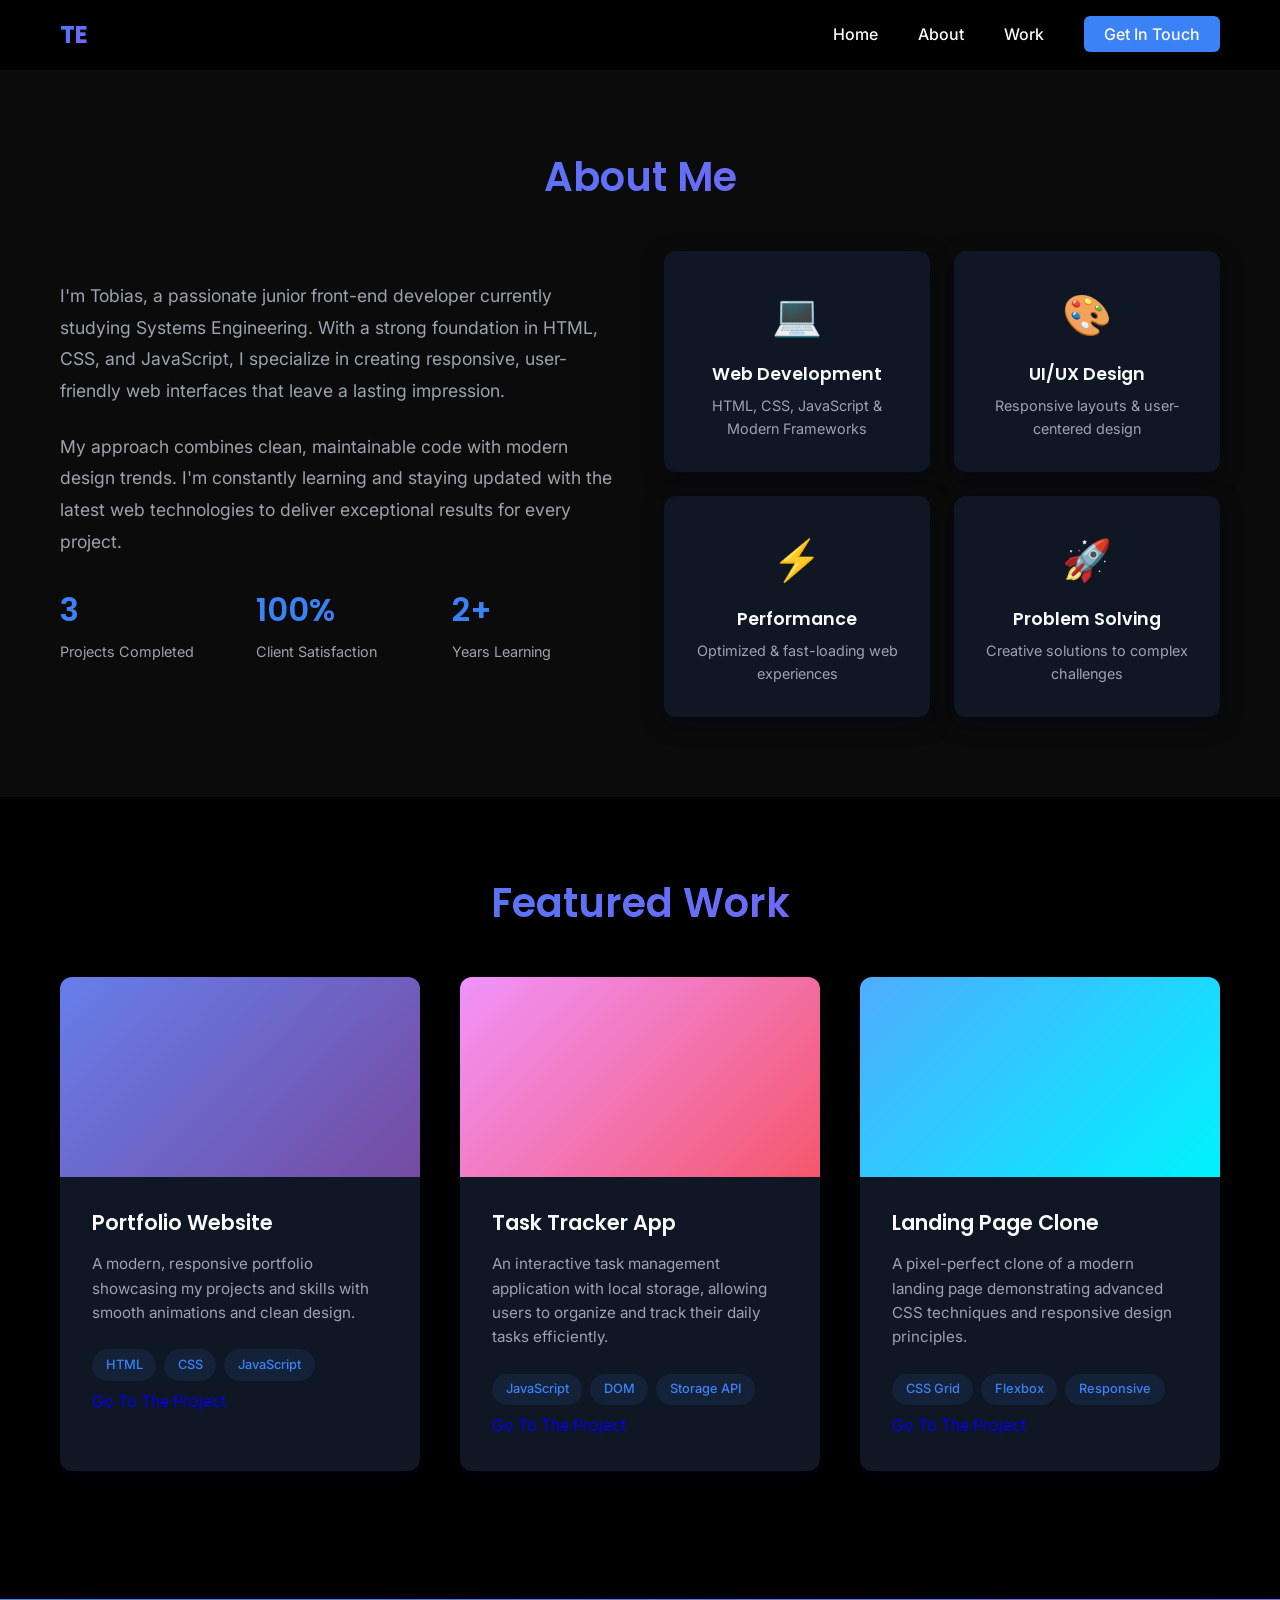
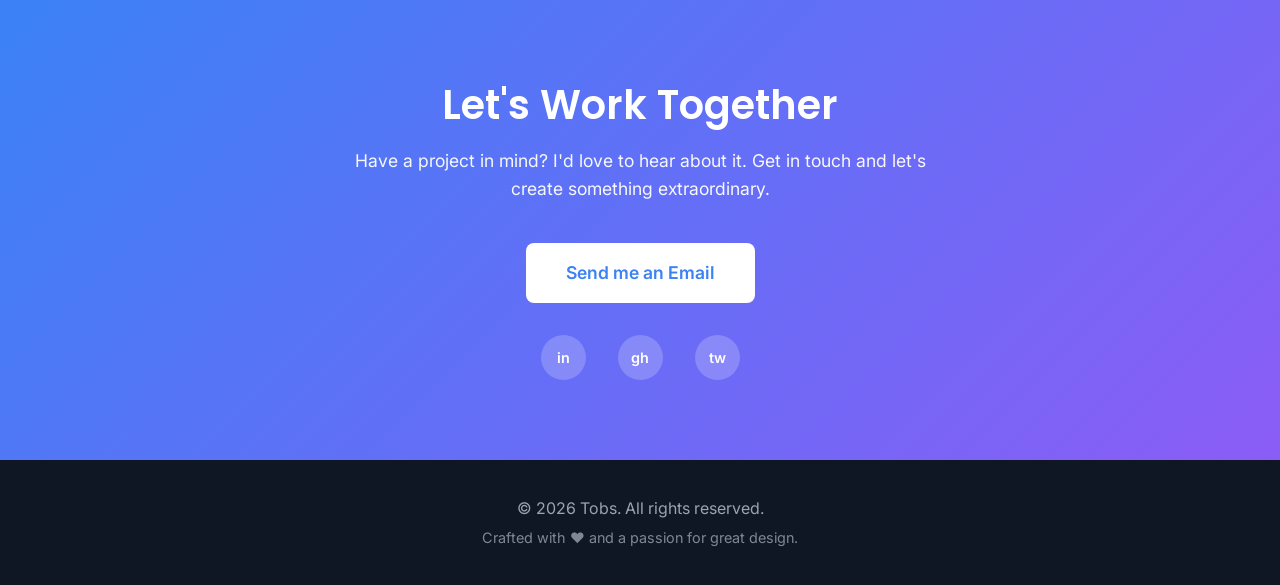
<file: PortfolioMain/index.html>
<!DOCTYPE html>
<html lang="en">
<head>
    <meta charset="UTF-8">
    <meta name="viewport" content="width=device-width, initial-scale=1.0">
    <title>Tobias Eseverri - Portfolio & Projects</title>
    <link rel="preconnect" href="https://fonts.googleapis.com">
    <link rel="preconnect" href="https://fonts.gstatic.com" crossorigin>
    <link href="https://fonts.googleapis.com/css2?family=Poppins:wght@300;400;500;600;700&family=Inter:wght@400;500;600&display=swap" rel="stylesheet">
    <link rel="stylesheet" href="styles.css">
</head>
<body>
    <nav class="navbar">
        <div class="container">
            <div class="navbar-content">
                <a href="#" class="logo">TE</a>
                <ul class="nav-links">
                    <li><a href="http://127.0.0.1:5500/PortfolioMain/index.html">Home</a></li>
                    <li><a href="#about">About</a></li>
                    <li><a href="#work">Work</a></li>
                    <li><a href="#contact" class="btn-cta">Get In Touch</a></li>
                </ul>
                <button class="hamburger" id="hamburger">
                    <span></span>
                    <span></span>
                    <span></span>
                </button>
            </div>
        </div>
    </nav>

    <section id="about" class="about">
        <div class="container">
            <h2 class="section-title">About Me</h2>
            <div class="about-grid">
                <div class="about-text">
                    <p>
                        I'm Tobias, a passionate junior front-end developer currently studying Systems Engineering. With a strong foundation in HTML, CSS, and JavaScript, I specialize in creating responsive, user-friendly web interfaces that leave a lasting impression.
                    </p>
                    <p>
                        My approach combines clean, maintainable code with modern design trends. I'm constantly learning and staying updated with the latest web technologies to deliver exceptional results for every project.
                    </p>
                    <div class="about-stats">
                        <div class="stat">
                            <h3>3</h3>
                            <p>Projects Completed</p>
                        </div>
                        <div class="stat">
                            <h3>100%</h3>
                            <p>Client Satisfaction</p>
                        </div>
                        <div class="stat">
                            <h3>2+</h3>
                            <p>Years Learning</p>
                        </div>
                    </div>
                </div>
                <div class="skills-showcase">
                    <div class="skill-card">
                        <div class="skill-icon">💻</div>
                        <h3>Web Development</h3>
                        <p>HTML, CSS, JavaScript & Modern Frameworks</p>
                    </div>
                    <div class="skill-card">
                        <div class="skill-icon">🎨</div>
                        <h3>UI/UX Design</h3>
                        <p>Responsive layouts & user-centered design</p>
                    </div>
                    <div class="skill-card">
                        <div class="skill-icon">⚡</div>
                        <h3>Performance</h3>
                        <p>Optimized & fast-loading web experiences</p>
                    </div>
                    <div class="skill-card">
                        <div class="skill-icon">🚀</div>
                        <h3>Problem Solving</h3>
                        <p>Creative solutions to complex challenges</p>
                    </div>
                </div>
            </div>
        </div>
    </section>

    <section id="work" class="work">
        <div class="container">
            <h2 class="section-title">Featured Work</h2>
            <div class="portfolio-grid">
                <div class="portfolio-card">
                    <div class="card-image" style="background: linear-gradient(135deg, #667eea 0%, #764ba2 100%);"></div>
                    <div class="card-content">
                        <h3>Portfolio Website</h3>
                        <p>A modern, responsive portfolio showcasing my projects and skills with smooth animations and clean design.</p>
                        <div class="card-tags">
                            <span>HTML</span>
                            <span>CSS</span>
                            <span>JavaScript</span>
                            <a href="https://tobiasengine.netlify.app/" class="tag-link">Go To The Project</a>
                        </div>
                    </div>
                </div>

                <div class="portfolio-card">
                    <div class="card-image" style="background: linear-gradient(135deg, #f093fb 0%, #f5576c 100%);"></div>
                    <div class="card-content">
                        <h3>Task Tracker App</h3>
                        <p>An interactive task management application with local storage, allowing users to organize and track their daily tasks efficiently.</p>
                        <div class="card-tags">
                            <span>JavaScript</span>
                            <span>DOM</span>
                            <span>Storage API</span>
                            <a href="https://tobiasenginetasktracker.netlify.app/" class="tag-link">Go To The Project</a>
                        </div>
                    </div>
                </div>

                <div class="portfolio-card">
                    <div class="card-image" style="background: linear-gradient(135deg, #4facfe 0%, #00f2fe 100%);"></div>
                    <div class="card-content">
                        <h3>Landing Page Clone</h3>
                        <p>A pixel-perfect clone of a modern landing page demonstrating advanced CSS techniques and responsive design principles.</p>
                        <div class="card-tags">
                            <span>CSS Grid</span>
                            <span>Flexbox</span>
                            <span>Responsive</span>
                            <a href="https://tobiasengineclone.netlify.app/" class="tag-link">Go To The Project</a>
                        </div>
                    </div>
                </div>
            </div>
        </div>
    </section>

    <section id="contact" class="cta">
        <div class="container">
            <h2>Let's Work Together</h2>
            <p>Have a project in mind? I'd love to hear about it. Get in touch and let's create something extraordinary.</p>
            <div class="cta-buttons">
                <a href="mailto:forworktobias@gmail.com" class="btn btn-primary btn-large">Send me an Email</a>
            </div>
            <div class="social-links">
                <a href="https://www.linkedin.com/in/tobias-eseverri/?locale=en-US" aria-label="LinkedIn">in</a>
                <a href="https://github.com/tobizk" aria-label="GitHub">gh</a>
                <a href="https://x.com/painpackertob" aria-label="Twitter">tw</a>
            </div>
        </div>
    </section>

    <footer class="footer">
        <div class="container">
            <p>&copy; 2026 Tobs. All rights reserved.</p>
            <p>Crafted with ❤️ and a passion for great design.</p>
        </div>
    </footer>

    <script src="script.js"></script>
</body>
</html>
</file>
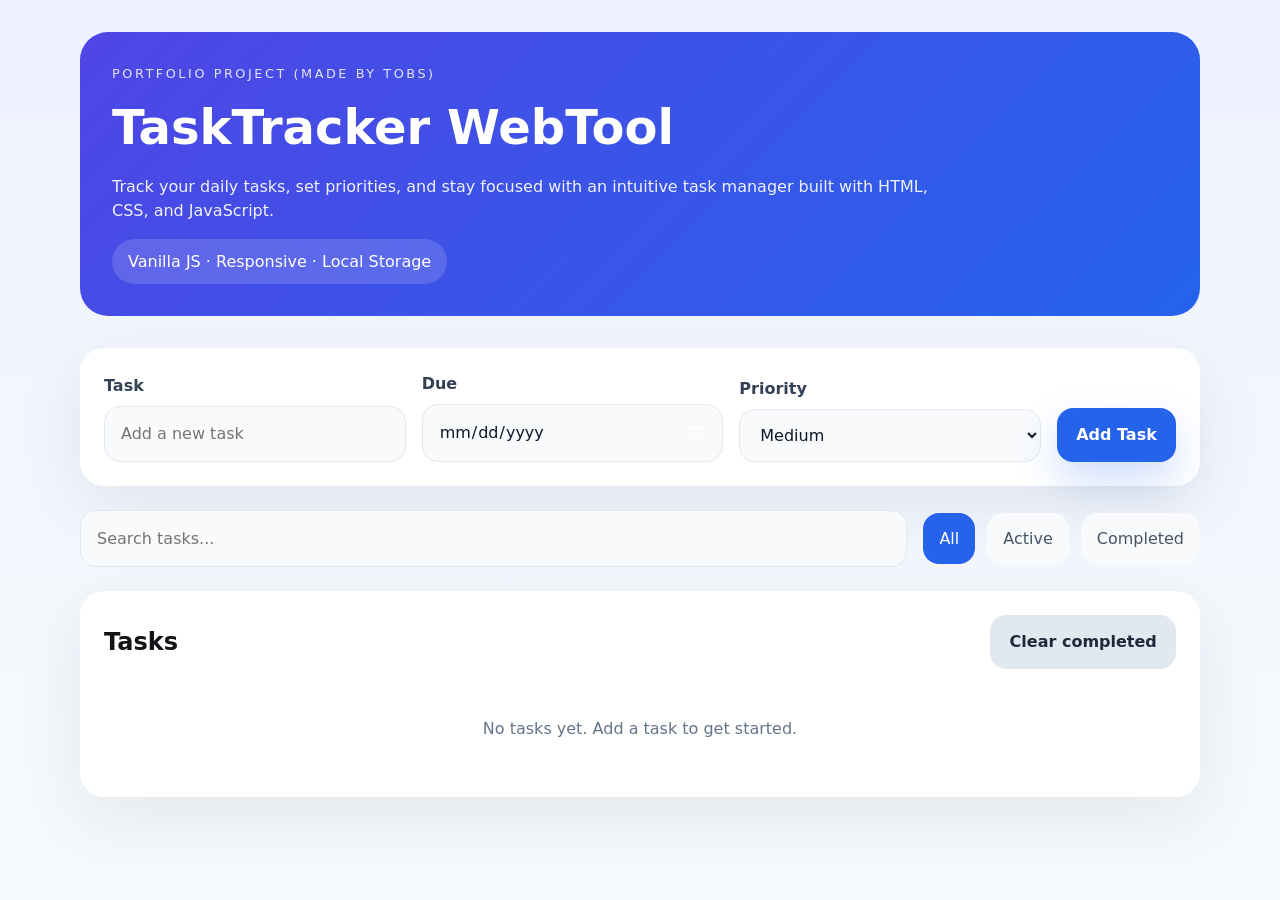
<file: TaskTracker/index.html>
<!DOCTYPE html>
<html lang="en">
<head>
  <meta charset="UTF-8" />
  <meta name="viewport" content="width=device-width, initial-scale=1.0" />
  <title>TaskTracker | Portfolio Project</title>
  <link rel="stylesheet" href="styles.css" />
</head>
<body>
  <main class="app-shell">
    <header class="app-header">
      <div>
        <p class="eyebrow">Portfolio Project (made by Tobs)</p>
        <h1>TaskTracker WebTool</h1>
        <p class="hero-copy">Track your daily tasks, set priorities, and stay focused with an intuitive task manager built with HTML, CSS, and JavaScript.</p>
      </div>
      <div class="project-badge">Vanilla JS · Responsive · Local Storage</div>
    </header>

    <section class="task-form-panel">
      <form id="task-form" class="task-form" autocomplete="off">
        <div class="field-group">
          <label for="task-title">Task</label>
          <input id="task-title" name="task-title" type="text" placeholder="Add a new task" required />
        </div>
        <div class="field-group">
          <label for="task-date">Due</label>
          <input id="task-date" name="task-date" type="date" />
        </div>
        <div class="field-group">
          <label for="task-priority">Priority</label>
          <select id="task-priority" name="task-priority">
            <option value="medium" selected>Medium</option>
            <option value="high">High</option>
            <option value="low">Low</option>
          </select>
        </div>
        <button type="submit" class="btn btn-primary">Add Task</button>
      </form>

      <div class="task-controls">
        <input id="task-search" type="search" placeholder="Search tasks..." />
        <div class="filter-group" role="group" aria-label="Task filters">
          <button class="filter-btn active" data-filter="all">All</button>
          <button class="filter-btn" data-filter="active">Active</button>
          <button class="filter-btn" data-filter="completed">Completed</button>
        </div>
      </div>
    </section>

    <section class="task-list-panel">
      <div class="panel-header">
        <h2>Tasks</h2>
        <button id="clear-completed" class="btn btn-secondary">Clear completed</button>
      </div>
      <ul id="task-list" class="task-list" aria-live="polite"></ul>
      <p id="empty-state" class="empty-state">No tasks yet. Add a task to get started.</p>
    </section>
  </main>

  <script src="script.js"></script>
</body>
</html>
</file>
<file: PortfolioMain/styles.css>
:root {
    --primary: #3b82f6;
    --primary-dark: #1d4ed8;
    --secondary: #8b5cf6;
    --accent: #ec4899;
    --background: #000000;
    --surface: #0b0b0b;
    --card-bg: #0f1724;
    --text: #f9fafb;
.footer {
     background-color: var(--card-bg);
     color: var(--text-muted);
     padding: 2rem 0;
     text-align: center;
}
.footer p {
     margin: 0.25rem 0;
}
    --text-muted: #9ca3af;
    --border: rgba(255, 255, 255, 0.06);
    --shadow: 0 10px 30px rgba(2, 6, 23, 0.6);
    --shadow-md: 0 6px 20px rgba(2, 6, 23, 0.5);
}

* {
    margin: 0;
    padding: 0;
    box-sizing: border-box;
}

html {
    scroll-behavior: smooth;
}

body {
    font-family: 'Inter', -apple-system, BlinkMacSystemFont, 'Segoe UI', sans-serif;
    background-color: var(--background);
    color: var(--text);
    line-height: 1.6;
    overflow-x: hidden;
}

a{
    text-decoration: none;
    text-decoration-skip-ink: auto;
    text-decoration-color: var(--primary);
    text-align: center;
}

.container {
    max-width: 1200px;
    margin: 0 auto;
    padding: 0 20px;
}

h1, h2, h3, h4, h5, h6 {
    font-family: 'Poppins', sans-serif;
    font-weight: 600;
    line-height: 1.3;
}

.section-title {
    font-size: 2.5rem;
    text-align: center;
    margin-bottom: 3rem;
    background: linear-gradient(135deg, var(--primary) 0%, var(--secondary) 100%);
    -webkit-background-clip: text;
    -webkit-text-fill-color: transparent;
    background-clip: text;
}

.badge {
    display: inline-block;
    padding: 0.5rem 1rem;
    background: rgba(59, 130, 246, 0.1);
    color: var(--primary);
    border-radius: 20px;
    font-size: 0.875rem;
    font-weight: 600;
    text-transform: uppercase;
    letter-spacing: 0.5px;
    margin-bottom: 1rem;
}

.gradient-text {
    background: linear-gradient(135deg, var(--primary) 0%, var(--secondary) 100%);
    -webkit-background-clip: text;
    -webkit-text-fill-color: transparent;
    background-clip: text;
}

.btn {
    display: inline-block;
    padding: 0.75rem 1.5rem;
    border-radius: 8px;
    text-decoration: none;
    font-weight: 600;
    transition: all 0.3s ease;
    border: none;
    cursor: pointer;
    font-size: 1rem;
}

.btn-primary {
    background-color: var(--primary);
    color: white;
}

.btn-primary:hover {
    background-color: var(--primary-dark);
    transform: translateY(-2px);
    box-shadow: 0 12px 24px rgba(59, 130, 246, 0.4);
}

.btn-secondary {
    background-color: transparent;
    color: var(--primary);
    border: 2px solid var(--primary);
}

.btn-secondary:hover {
    background-color: var(--primary);
    color: white;
    transform: translateY(-2px);
}

.btn-large {
    padding: 1rem 2.5rem;
    font-size: 1.1rem;
}

.btn-cta {
    background-color: var(--primary);
    color: white;
    padding: 0.5rem 1.25rem;
    border-radius: 6px;
}

.btn-cta:hover {
    background-color: var(--primary-dark);
}

.navbar {
    position: sticky;
    top: 0;
    background: rgba(0, 0, 0, 0.55);
    backdrop-filter: blur(6px);
    border-bottom: 1px solid var(--border);
    z-index: 1000;
    transition: all 0.3s ease;
}

.navbar-content {
    display: flex;
    justify-content: space-between;
    align-items: center;
    padding: 1rem 0;
}

.logo {
    font-family: 'Poppins', sans-serif;
    font-size: 1.5rem;
    font-weight: 700;
    background: linear-gradient(135deg, var(--primary) 0%, var(--secondary) 100%);
    -webkit-background-clip: text;
    -webkit-text-fill-color: transparent;
    background-clip: text;
    text-decoration: none;
}

.nav-links {
    display: flex;
    list-style: none;
    gap: 2.5rem;
    align-items: center;
}

.nav-links a {
    color: var(--text);
    text-decoration: none;
    font-weight: 500;
    transition: color 0.3s ease;
    position: relative;
}

.nav-links a:not(.btn-cta)::after {
    content: '';
    position: absolute;
    bottom: -5px;
    left: 0;
    width: 0;
    height: 2px;
    background: var(--primary);
    transition: width 0.3s ease;
}

.nav-links a:not(.btn-cta):hover::after {
    width: 100%;
}

.hamburger {
    display: none;
    background: none;
    border: none;
    cursor: pointer;
    flex-direction: column;
    gap: 6px;
}

.hamburger span {
    width: 24px;
    height: 2.5px;
    background: var(--text);
    border-radius: 2px;
    transition: all 0.3s ease;
}

.floating-box {
    position: absolute;
    border-radius: 16px;
    animation: float 6s ease-in-out infinite;
}

.box-1 {
    width: 120px;
    height: 120px;
    background: linear-gradient(135deg, var(--primary) 0%, var(--secondary) 100%);
    top: 20px;
    left: 0;
    animation-delay: 0s;
}

.box-2 {
    width: 100px;
    height: 100px;
    background: linear-gradient(135deg, var(--accent) 0%, var(--primary) 100%);
    bottom: 50px;
    right: 20px;
    animation-delay: 2s;
}

.box-3 {
    width: 80px;
    height: 80px;
    background: linear-gradient(135deg, var(--secondary) 0%, var(--accent) 100%);
    top: 50%;
    right: 0;
    animation-delay: 4s;
}

.animated-sphere {
    position: absolute;
    width: 300px;
    height: 300px;
    background: radial-gradient(circle at 30% 30%, rgba(255, 255, 255, 0.8), transparent);
    border: 1px solid rgba(59, 130, 246, 0.2);
    border-radius: 50%;
    top: 50%;
    left: 50%;
    transform: translate(-50%, -50%);
    animation: rotate 20s linear infinite;
}

@keyframes float {
    0%, 100% { transform: translateY(0px); }
    50% { transform: translateY(-30px); }
}

@keyframes rotate {
    0% { transform: translate(-50%, -50%) rotate(0deg); }
    100% { transform: translate(-50%, -50%) rotate(360deg); }
}

.about {
    padding: 5rem 0;
    background-color: var(--surface);
}

.about-grid {
    display: grid;
    grid-template-columns: 1fr 1fr;
    gap: 3rem;
    align-items: center;
}

.about-text p {
    font-size: 1.1rem;
    color: var(--text-muted);
    margin-bottom: 1.5rem;
    line-height: 1.8;
}

.about-stats {
    display: grid;
    grid-template-columns: repeat(3, 1fr);
    gap: 2rem;
    margin-top: 2rem;
}

.stat h3 {
    font-size: 2rem;
    color: var(--primary);
    margin-bottom: 0.5rem;
}

.stat p {
    color: var(--text-muted);
    font-size: 0.9rem;
}

.skills-showcase {
    display: grid;
    grid-template-columns: repeat(2, 1fr);
    gap: 1.5rem;
}

.skill-card {
    background: var(--card-bg);
    padding: 2rem;
    border-radius: 12px;
    box-shadow: var(--shadow-md);
    transition: all 0.3s ease;
    text-align: center;
}

.skill-card:hover {
    transform: translateY(-8px);
    box-shadow: var(--shadow);
}

.skill-icon {
    font-size: 2.5rem;
    margin-bottom: 1rem;
}

.skill-card h3 {
    margin-bottom: 0.5rem;
    font-size: 1.1rem;
}

.skill-card p {
    color: var(--text-muted);
    font-size: 0.9rem;
}

.work {
    padding: 5rem 0;
}

.portfolio-grid {
    display: grid;
    grid-template-columns: repeat(auto-fit, minmax(300px, 1fr));
    gap: 2.5rem;
    margin-bottom: 3rem;
}

.portfolio-card {
    background: var(--card-bg);
    border-radius: 12px;
    overflow: hidden;
    box-shadow: var(--shadow-md);
    transition: all 0.3s ease;
}

.portfolio-card:hover {
    transform: translateY(-12px);
    box-shadow: var(--shadow);
}

.card-image {
    width: 100%;
    height: 200px;
    transition: transform 0.3s ease;
}

.portfolio-card:hover .card-image {
    transform: scale(1.05);
}

.card-content {
    padding: 2rem;
}

.card-content h3 {
    margin-bottom: 1rem;
    font-size: 1.3rem;
}

.card-content p {
    color: var(--text-muted);
    margin-bottom: 1.5rem;
    font-size: 0.95rem;
    line-height: 1.6;
}

.card-tags {
    display: flex;
    gap: 0.5rem;
    flex-wrap: wrap;
}

.card-tags span {
    display: inline-block;
    padding: 0.35rem 0.85rem;
    background: rgba(59, 130, 246, 0.1);
    color: var(--primary);
    border-radius: 20px;
    font-size: 0.8rem;
    font-weight: 500;
}

.view-all-link {
    text-align: center;
}

.cta {
    padding: 5rem 0;
    background: linear-gradient(135deg, var(--primary) 0%, var(--secondary) 100%);
    color: white;
    text-align: center;
}

.cta h2 {
    font-size: 2.5rem;
    margin-bottom: 1rem;
}

.cta p {
    font-size: 1.1rem;
    margin-bottom: 2.5rem;
    max-width: 600px;
    margin-left: auto;
    margin-right: auto;
    opacity: 0.95;
}

.cta-buttons {
    display: flex;
    gap: 1.5rem;
    justify-content: center;
    margin-bottom: 2rem;
    flex-wrap: wrap;
}

.btn-primary:has(.cta &) {
    background-color: white;
    color: var(--primary);
}

.cta .btn-primary {
    background-color: white;
    color: var(--primary);
}

.cta .btn-primary:hover {
    background-color: rgba(255, 255, 255, 0.9);
}

.cta .btn-secondary {
    background-color: transparent;
    color: white;
    border-color: white;
}

.cta .btn-secondary:hover {
    background-color: white;
    color: var(--primary);
}

.social-links {
    display: flex;
    gap: 2rem;
    justify-content: center;
    margin-top: 2rem;
}

.social-links a {
    display: flex;
    align-items: center;
    justify-content: center;
    width: 45px;
    height: 45px;
    background: rgba(255, 255, 255, 0.2);
    color: white;
    text-decoration: none;
    border-radius: 50%;
    font-weight: 600;
    transition: all 0.3s ease;
    font-size: 0.9rem;
}

social-links a:hover {
    background: white;
    color: var(--primary);
    transform: translateY(-3px);
}

.footer {
    background-color: var(--text);
    color: white;
    padding: 2rem 0;
    text-align: center;
}

.footer p {
    margin: 0.25rem 0;
}

.footer p:last-child {
    font-size: 0.9rem;
    opacity: 0.8;
}

@media (max-width: 768px) {
    .nav-links {
        gap: 1.5rem;
    }

    .hamburger {
        display: flex;
    }

    .section-title {
        font-size: 2rem;
    }

    .about-grid {
        grid-template-columns: 1fr;
    }

    .about-stats {
        grid-template-columns: repeat(3, 1fr);
        gap: 1rem;
    }

    .stat h3 {
        font-size: 1.5rem;
    }

    .skills-showcase {
        grid-template-columns: 1fr;
    }

    .cta h2 {
        font-size: 2rem;
    }

    .cta-buttons {
        flex-direction: column;
    }

    .cta .btn-large {
        width: 100%;
    }

    .portfolio-grid {
        grid-template-columns: 1fr;
    }
}

@media (max-width: 480px) {
    .nav-links {
        gap: 1rem;
    }

    .section-title {
        font-size: 1.5rem;
        margin-bottom: 2rem;
    }

    .about-stats {
        grid-template-columns: 1fr;
    }

    .social-links {
        gap: 1rem;
    }

    .social-links a {
        width: 40px;
        height: 40px;
    }
}
</file>
<file: TaskTracker/styles.css>
:root {
  color-scheme: dark;
  font-family: Inter, system-ui, -apple-system, BlinkMacSystemFont, "Segoe UI", sans-serif;
  color: #121316;
  background: #f5f7fb;
  font-size: 16px;
  line-height: 1.5;
}

* {
  box-sizing: border-box;
}

body {
  margin: 0;
  min-height: 100vh;
  background: linear-gradient(180deg, #eef2ff 0%, #f7fafc 100%);
}

button,
input,
select {
  font: inherit;
}

.app-shell {
  width: min(1120px, calc(100% - 2rem));
  margin: 0 auto;
  padding: 2rem 0 3rem;
}

.app-header {
  display: grid;
  gap: 1rem;
  padding: 2rem;
  border-radius: 28px;
  background: linear-gradient(135deg, #4f46e5, #2563eb);
  color: white;
}

.eyebrow {
  margin: 0 0 0.5rem;
  text-transform: uppercase;
  letter-spacing: 0.2em;
  opacity: 0.85;
  font-size: 0.8rem;
}

h1 {
  margin: 0 0 0.75rem;
  font-size: clamp(2rem, 4vw, 3rem);
}

.hero-copy {
  margin: 0;
  max-width: 52rem;
  opacity: 0.92;
}

.project-badge {
  justify-self: start;
  width: fit-content;
  padding: 0.65rem 1rem;
  border-radius: 999px;
  background: rgba(255,255,255,0.15);
  backdrop-filter: blur(12px);
}

.task-form-panel {
  margin: 2rem 0 1.5rem;
  display: grid;
  gap: 1.5rem;
}

.task-form {
  display: grid;
  gap: 1rem;
  padding: 1.5rem;
  border-radius: 24px;
  background: white;
  box-shadow: 0 22px 68px rgba(16, 24, 40, 0.08);
}

.field-group {
  display: grid;
  gap: 0.5rem;
}

label {
  font-weight: 600;
  color: #334155;
}

input[type="text"],
input[type="date"],
input[type="search"],
select {
  width: 100%;
  padding: 0.95rem 1rem;
  border-radius: 16px;
  border: 1px solid #e2e8f0;
  background: #f8fafc;
  color: #0f172a;
}

input[type="search"] {
  width: 100%;
}

button {
  cursor: pointer;
  border: none;
  border-radius: 16px;
  transition: transform 0.2s ease, box-shadow 0.2s ease, background-color 0.2s ease;
}

button:hover {
  transform: translateY(-1px);
}

.btn {
  padding: 0.95rem 1.2rem;
  font-weight: 700;
}

.btn-primary {
  color: white;
  background: #2563eb;
  box-shadow: 0 18px 40px rgba(37, 99, 235, 0.22);
}

.btn-secondary {
  color: #1e293b;
  background: #e2e8f0;
}

.task-controls {
  display: grid;
  gap: 1rem;
}

.filter-group {
  display: flex;
  gap: 0.75rem;
  flex-wrap: wrap;
}

.filter-btn {
  padding: 0.85rem 1rem;
  background: #f8fafc;
  color: #475569;
}

.filter-btn.active,
.filter-btn:hover {
  background: #2563eb;
  color: white;
}

.task-list-panel {
  padding: 1.5rem;
  border-radius: 24px;
  background: white;
  box-shadow: 0 22px 68px rgba(16, 24, 40, 0.08);
}

.panel-header {
  display: flex;
  align-items: center;
  justify-content: space-between;
  gap: 1rem;
  margin-bottom: 1rem;
}

h2 {
  margin: 0;
}

.task-list {
  list-style: none;
  margin: 0;
  padding: 0;
  display: grid;
  gap: 1rem;
}

.task-item {
  display: grid;
  grid-template-columns: auto 1fr auto;
  gap: 1rem;
  align-items: center;
  padding: 1rem;
  border-radius: 20px;
  border: 1px solid #e2e8f0;
}

.task-content {
  display: grid;
  gap: 0.35rem;
}

.task-title {
  margin: 0;
  font-size: 1rem;
  font-weight: 700;
  color: #0f172a;
}

.task-meta {
  margin: 0;
  display: flex;
  flex-wrap: wrap;
  gap: 0.5rem;
  color: #475569;
  font-size: 0.9rem;
}

.task-tag {
  padding: 0.25rem 0.65rem;
  border-radius: 999px;
  font-size: 0.8rem;
  text-transform: capitalize;
}

.tag-high {
  background: #fee2e2;
  color: #b91c1c;
}

.tag-medium {
  background: #fef3c7;
  color: #b45309;
}

.tag-low {
  background: #d1fae5;
  color: #065f46;
}

.task-actions {
  display: flex;
  gap: 0.75rem;
  align-items: center;
}

.small-btn {
  padding: 0.7rem 0.9rem;
  background: #f8fafc;
  color: #475569;
}

.task-completed .task-title {
  text-decoration: line-through;
  color: #64748b;
}

.empty-state {
  margin: 0;
  padding: 2rem 0;
  color: #64748b;
  text-align: center;
}

@media (min-width: 768px) {
  .task-form {
    grid-template-columns: 1fr 1fr 1fr auto;
    align-items: end;
  }

  .task-controls {
    grid-template-columns: 1fr auto;
    align-items: center;
  }
}

@media (max-width: 680px) {
  .app-shell {
    width: min(100%, calc(100% - 1rem));
  }

  .task-form {
    padding: 1rem;
  }
}
</file>
